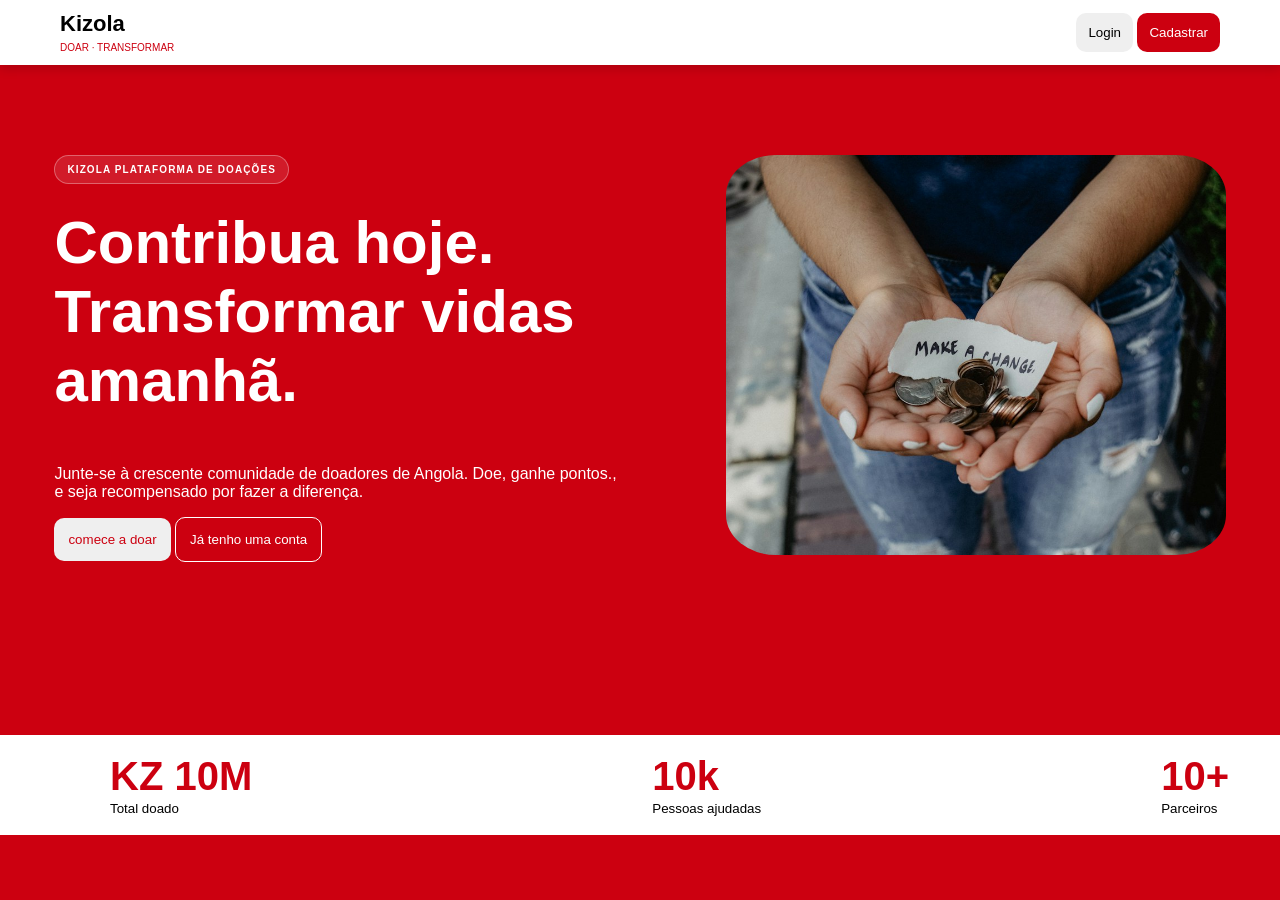
<file: Front-end/pages/index.html>
<!DOCTYPE html>
<html lang="en">
<head>
    <meta charset="UTF-8">
    <meta name="viewport" content="width=device-width, initial-scale=1.0">
    <link rel="stylesheet" href="../styles/index.css">
    <title>Kizola</title>
</head>
<body class="body">
    <nav>
    <div class="logo">
  
    <span ><strong class="name">Kizola</strong> <br> <small>DOAR · TRANSFORMAR</small></span>
  
    </div> 

    <div class="button-nav">
       <a href="./login.html"> <button class="login">Login</button></a>
       <a href="./cadastro.html"> <button class="cadastro">Cadastrar</button></a>
    </div>
    </nav>

    <section class="hero">
      <div class="hero-copy"><span class="eyebrow-pill"> KIZOLA PLATAFORMA DE DOAÇÕES</span>
        <h1>Contribua hoje.<br>Transformar vidas<br>amanhã.</h1>
        <p>Junte-se à crescente comunidade de doadores de Angola. Doe, ganhe pontos., <br> e seja recompensado por fazer a diferença.</p>
      <div class="button-two">

        <button class="b1">comece a doar</button>
        <button class="b2">Já tenho uma conta</button>

      </div>
      </div>

    <div class="img">
      <img src="../assets/image/hero-volunteers.jpg" alt="">
      
      
    </div>
    </section>

    <section class="hero-two">
     <div class="dados">
      <div class="one"><span><strong>KZ 10M  </strong> <br> <small>Total doado</small></span></div>
      <div class="one"><span><strong> 10k </strong> <br> <small>Pessoas ajudadas</small></span></div>
      <div class="one"><span><strong> 10+ </strong> <br> <small>Parceiros</small></span></div>
    
     </div>

    </section>

  
    
</body>
<script src=""></script>
</html>
</file>
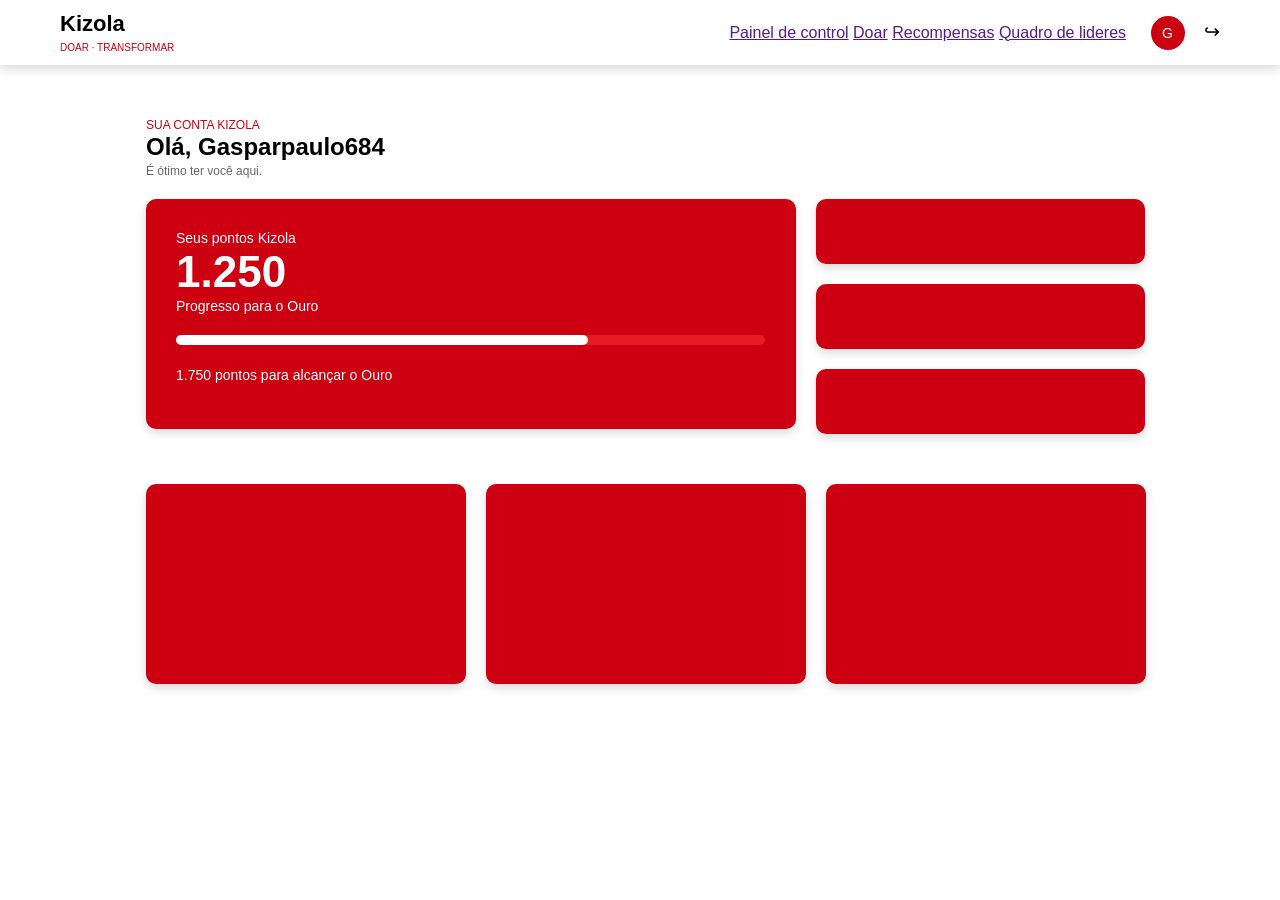
<file: Front-end/pages/dashboard.html>
<!DOCTYPE html>
<html lang="pt-BR">
<head>
    <meta charset="UTF-8">
    <meta name="viewport" content="width=device-width, initial-scale=1.0">
    <link rel="stylesheet" href="../styles/index.css">
    <link rel="stylesheet" href="../styles/dashboard.css">
    
    <title>Document</title>
</head>
<body>
    <nav>
    <div class="logo">
  
    <span ><strong class="name">Kizola</strong> <br> <small>DOAR · TRANSFORMAR</small></span>
  
    </div> 

    <div class="button-nav" class="nav-links">
       <a href="">Painel de control</a>
       <a href="">Doar</a>
       <a href="">Recompensas</a>
       <a href="">Quadro de lideres</a>
       <button class="link-perfil">G</button>
       <button href="" class="link-logout"> ↪</button>
       
    </div>
    </nav>
    <section>

        <div class="main">
            <div class="intro">
            <span>SUA CONTA KIZOLA</span>
            <h1>Olá, Gasparpaulo684</h1>
            <span class="subtitle">É ótimo ter você aqui.</span>

          <div class="home">
              <div class="card">
                <div class="two">
                    <span class="card-title">Seus pontos Kizola</span>
                <h1>1.250</h1>
                <span class="card-title-2">Progresso para o Ouro</span> 
                <br> 

                 <progress id="progresso" value="70" max="100">70%</progress>
                 <br>
                <span  class="card-title-3">1.750 pontos para alcançar o Ouro</span>
                </div>
                
            </div>

            <div class="cards-3">
                <div class="card-1"></div>
                <div class="card-1"></div>
                <div class="card-1"></div>
            </div>
              
           
          </div>
           <div class="acoes">
                <div class="doe"></div>
                 <div class="doe"></div>
                  <div class="doe"></div>
            </div>
        </div>

        </div>
    </section>

       
</body>
</html>
</file>
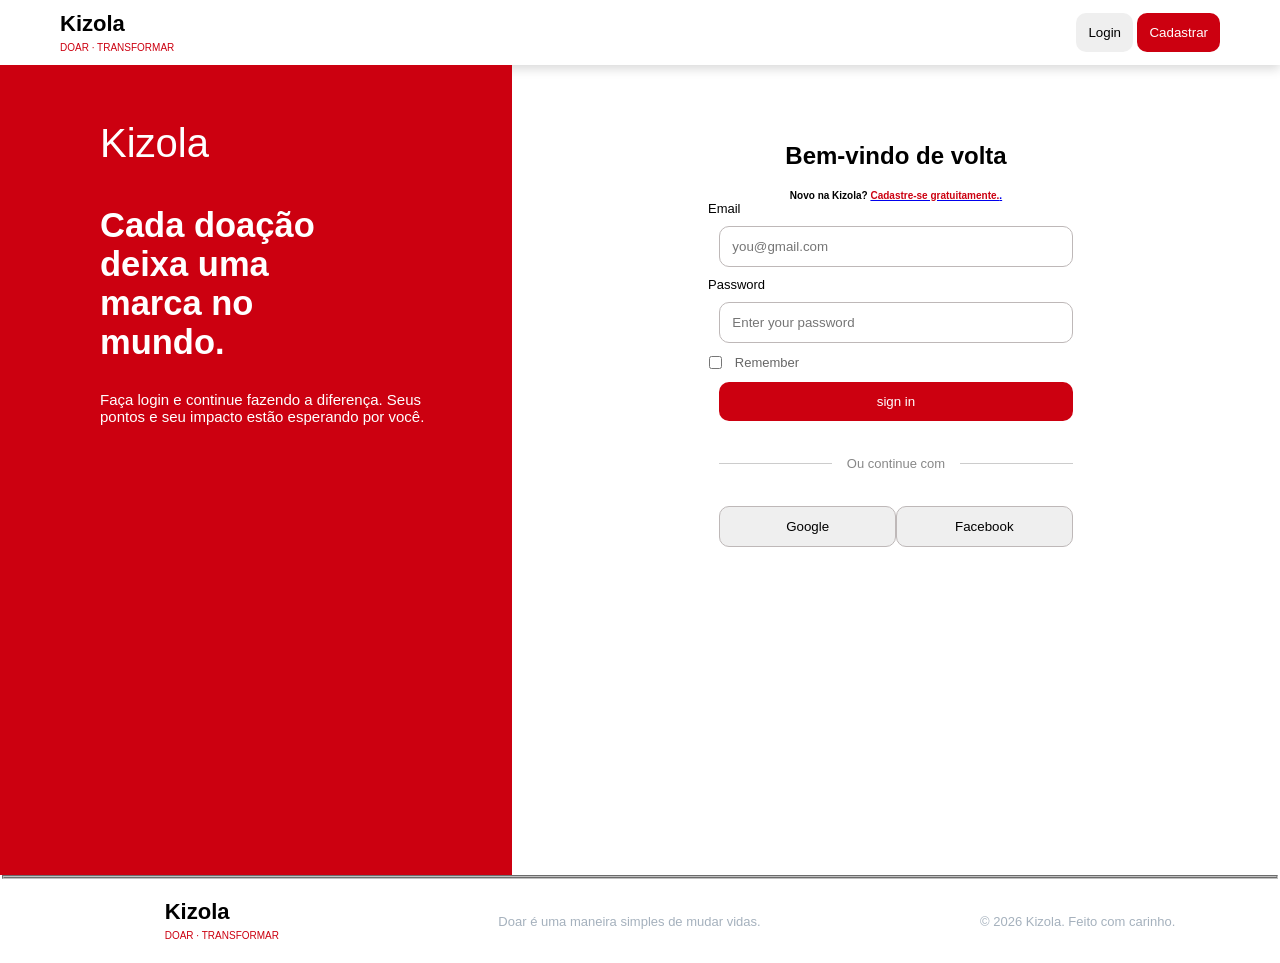
<file: Front-end/pages/login.html>
<!DOCTYPE html>
<html lang="en">
<head>
    <meta charset="UTF-8">
    <meta name="viewport" content="width=device-width, initial-scale=1.0">
    <link rel="stylesheet" href="../styles/login.css">
    <link rel="stylesheet" href="../styles/index.css">
    <title>Login</title>
</head>
<body>
     <nav>
    <div class="logo">
  
    <span ><strong class="name">Kizola</strong> <br> <small>DOAR · TRANSFORMAR</small></span>
  
    </div> 

    <div class="button-nav">
        <a href="./login.html"> <button class="login">Login</button></a>
       <a href="./cadastro.html"> <button class="cadastro">Cadastrar</button></a>
    </div>
    </nav>

    <section class="home">
       
         <div class="description">
            <div class="titulo">Kizola</div>

            <div class="text">
                <h1>
                    Cada doação  <br> deixa uma  <br> marca no   <br> mundo.
                </h1>
            </div>
            <div class="desen">
                <span>Faça login e continue fazendo a diferença. Seus <br> pontos e seu impacto estão esperando por você.</span>
            </div>
        </div>
       </div>
        <div class="card-login">
           <div class="car-login-2">

             <h1>Bem-vindo de volta</h1>
            <strong class="s-login">Novo na Kizola? <a href="./cadastro.html"><small class="sl-login">Cadastre-se gratuitamente.</small>.</a></strong>
            <form action="">
              <div class="label-new">  <label for="" id="label-1">Email</label></div>
                <input type="email" name="" id="" placeholder="you@gmail.com">
               <div class="label-new"> <label for="" id="label-2">Password</label></div>
                <input type="password" name="" id="" placeholder="Enter your password">
                  <label class="checkbox-label">
                    <input type="checkbox" name="terms" required>

                    <span>
                        Remember
                    </span>
                </label>
                <button type="submit" class="button-entrar">sign in</button>

               <div class="divider">
    <div class="line"></div>
    <span>Ou continue com</span>
    <div class="line"></div>
              </div>
                <div class="opcoes-login">
                    <button>Google</button>
                    <button>Facebook</button>
                </div>
            </form>
           </div>
        </div>

      
    </section>
    <fieldset></fieldset>
      <footer>
            <div class="logo-footer"><div class="logo">
  
    <span ><strong class="name">Kizola</strong> <br> <small>DOAR · TRANSFORMAR</small></span>
  
    </div> </div>
            <div class="frase-footer"><span>Doar é uma maneira simples de mudar vidas.</span></div>
            <div class="ano-footer"><span>© 2026 Kizola. Feito com carinho.</span></div>
        </footer>


    
</body>
</html>
</file>
<file: Front-end/styles/index.css>
* { 
  box-sizing: border-box; 
  font-family: 'DM Sans', Arial, sans-serif;
  margin-top: 0;
  padding: 0;
}
.body { 
  margin: 0; 
  min-width: 320px;
   min-height: 100vh;
  background-color: #cc0010;
 }

button { cursor: pointer; }

nav {
  width: 100%;
  background-color: #fff;
  display: flex;
  align-items: center;
  justify-content: space-between;
    height: 65px;
    
    box-shadow: 0 4px 10px rgba(0, 0, 0, 0.15);

}
nav .logo{
  margin-left: 60px;
  display: flex;
  align-items: center;
}
nav .logo .name {
  font-size: 22px;
}
nav .logo small {
  font-size: 10px;
  color: #cc0010;
}

nav .button-nav{
  margin-right: 60px;
  gap: 8px;
}

nav .button-nav .login{
  border: none;
  width: auto;
  padding: 12px ;
  border-radius: 10px;

}

nav .button-nav .cadastro{
  border: none;
  background-color:#cc0010;
  border-radius: 10px;
  color: #fff;
  width: auto;
  padding: 12px;
}

.eyebrow-pill { 
  display: inline-flex; align-items: center; gap: 8px; 
  padding: 8px 12px; margin-bottom: 24px;
   border: 1px solid #ffffff50; border-radius: 99px; 
   background: #ffffff1b; font-size: 10px; 
   font-weight: 700; letter-spacing: 1.1px; 
   color: #fff;
  }

  .hero {
    display: flex;
    margin-top: 90px;
    justify-content: space-around;
    height: 280px;
  }
  .hero .img img{
    width: 500px;
    height: 400px;
    border-radius: 10%;
  }

  .hero-copy h1,p{
    color: #fff;
  }
  .hero-copy h1{
    font-size: 60px;
  }
 .button-two  .b1{

  border: none;
  width: auto;
  padding: 14px ;
  border-radius: 10px;
  color:#cc0010;
 }
 .button-two  .b2{
 background-color: transparent;
  border: none;
  width: auto;
  padding: 14px ;
  border-radius: 10px;
  color: white;
  border: solid 1px white;
 }
 .hero-two{
  margin-top: 300px;
  background-color: #fff;
  height: 100px;
  display: flex;
  justify-content: center;
  align-items: center;
  justify-content: space-between;
 }
 .hero-two .dados {
  display: flex;
  justify-content: space-between;
  gap: 400px;
  margin-left: 110px;
    
     
 }
 .hero-two .dados .one span strong {
     color: #cc0010;   
 }
 strong{
  font-size: 40px;
  
 }
</file>
<file: Front-end/styles/dashboard.css>
*{
    margin: 0;
    padding: 0;
    box-sizing: border-box;
    font-family: 'DM Sans', Arial, sans-serif;
}
.a{
    text-decoration: none;
    color: #666666;
    font-size: 14px;
    margin-left: 30px;

}
.nav-links{
    gap: 4px;

}
a:hover{
    background-color: #e7dede;
    
    width: 230px;
    height: 230px;
    padding: 3px;
    border-radius: 10px 10px 10px 10px;
    transition: 0.2s;
    
}
.link-perfil{
      color: white;
    background-color: #cc0010;
    width: 34px;
    height: 34px;
    font-size: 14px;
    font-family: Arial, sans-serif;
    border-radius: 200px;
    border: none;
    margin-left: 20px;
}
.link-perfil:hover{
    color: black;
    background-color: #e7dede;
     transition: 0.2s;
}
.link-logout{
    border: none;
    font-size: 19px;
    background-color: white;
    margin-left: 15px;
    
}
.intro span{
    font-size: 12px;
    color: #cc0010;
    
}
.intro .subtitle{
    color: #666666; 
}

.main{
    display: flex;
    flex-direction: column;
    justify-content: center;
    margin-left: 146px;
    margin-top: 50px;
}
.card{
    width: 650px;
    height: 230px;
    color: #fff;
    background-color: #cc0010;
    border-radius: 10px 10px 10px 10px;
    box-shadow: 0 4px 10px rgba(0, 0, 0, 0.15);
    display: flex;
    flex-direction: column;
    margin-top: 20px;

}
 .card .card-title{
    color: #FFFFFF;
    font-size: 14px;
}
.card .card-title-2{
    color: #FFFFFF;
    font-size: 14px;
}
.card .card-title-3{
    color: #FFFFFF;
    font-size: 14px;
}
.two{
    margin-left: 30px;
    margin-top: 30px;
}
.two h1{
    font-size: 44px;
    color: #FFFFFF;
}
#progresso{
    width: 95%;
    height: 10px;
    background-color: #e7dede;
    color: #fff;
    border-radius: 100%;
    margin-top: 20px;
    margin-bottom: 20px;
}

  #progresso::-webkit-progress-bar {
    background-color: #E51C24;
    border-radius: 10px;
  }

  #progresso::-webkit-progress-value {
    background-color: #fff; 
    border-radius: 10px;
  }
 .home{
    display: flex;
    
 }
  .cards-3{
    display: flex;
    flex-direction: column;
    gap: 20px;
    margin-top: 20px;
  }
 .cards-3 .card-1{
    width: 329px;
    height: 65px;
    color: #fff;
    background-color: #cc0010;
    border-radius: 10px 10px 10px 10px;
    box-shadow: 0 4px 10px rgba(0, 0, 0, 0.15);
    margin-left: 20px;
     
 }
 .acoes {
     display: flex;
     margin-top: 50px;
     gap: 20px;
 }
 .acoes .doe{
    width: 320px;
    height: 200px;
    color: #fff;
    background-color: #cc0010;
    border-radius: 10px 10px 10px 10px;
    box-shadow: 0 4px 10px rgba(0, 0, 0, 0.15);
   
 }
</file>
<file: Front-end/styles/login.css>
* { 
  box-sizing: border-box; 
  font-family: 'DM Sans', Arial, sans-serif;
  margin-top: 0;
  padding: 0;
}
body { 
  margin: 0; 
 
 }

.home{
    display: flex;
}

.description{
    background-color: #cc0010;
    width: 40%;
    height: 90vh;
    display: flex;
    flex-direction: column;
    align-items: center;
    align-items: flex-start;
    text-align: left;
    
}
.titulo{
    font-size: 40px;
    color: white;
    margin-top: 11%;
    margin-left: 100px;
    margin-bottom: 40px;
    
}
.text{
     font-size: 23px;
    color: white;
    margin-left: 100px;
}
.desen{
    color: white;
        margin-left: 100px;
        font-size: 15px;
    
}
.card-login{
   
    width: 60%;
    height: 90vh;

}
.car-login-2{
    width: 100%;
    margin-top: 10%;
    display: flex;
    flex-direction: column;
    align-items: center;

}
form{
    display: flex;
    flex-direction: column;
    width: 100%;
    justify-content: center;
    align-items: center;
    gap: 10px;
}
form #checkbox{
     margin-right: 350px;
}

label{
    font-size: 13px;
    
}
form input,button{
    width: 46%;
    padding: 12px;
     border: solid 2px transparent;
    border-radius: 10px;
    cursor: pointer;

}
form input:focus{
    outline: none;
    border: solid 1px#cc0010;
}
form input{
 border: none;
 border: solid 1px rgb(190, 184, 184);
}
form .button-entrar{
    background-color:#cc0010;
    color: white;
    border: none;
}
.opcoes-login{
    display: flex;
    justify-content: center;
    align-items: center;
    justify-content: space-around;
    width: 46%;

}
.opcoes-login button{
    width: 180px;
    border: none;
 border: solid 1px rgb(190, 184, 184);

    
   
}
.s-login{
    font-size: 10px;
}
.sl-login{
    font-size: 10px;
    cursor: pointer;
    color: #cc0010;
}
.label-new{
    display: flex;
    justify-content: flex-start;
    width: 376px;
}

.checkbox-label {
    display: flex;
    align-items: flex-start;
    gap: 10px;
    font-size: 13px;
    color: #666666;
    line-height: 1.5;
    justify-content: space-evenly;
     margin-right: 288px;
     white-space: nowrap
}

.checkbox-label input {
    margin-top: 3px;
    accent-color:#cc0010;
}
.divider {
    display: flex;
    align-items: center;
    justify-content: center;
    gap: 15px;
    width: 46%;
    margin: 25px 0;
}

.divider .line {
    flex: 1;
    height: 1px;
    background-color: #ccc;
}

.divider span {
    font-size: 13px;
    color: #888;
    white-space: nowrap;
}
footer{
    display: flex;
    justify-content: center;
    align-items: center;
    justify-content: space-around;
    gap: 10px;
    margin-top: 20px;
    margin-bottom: 20px;
}
footer  .logo{
  margin-left: 60px;
  display: flex;
  align-items: center;
}
footer .logo .name {
  font-size: 22px;
}
footer .logo small {
  font-size: 10px;
  color: #cc0010;
}
.frase-footer span{
    color:#a5b1bd;
    font-size: 13px;
}
.ano-footer span{
     color:#a5b1bd;
    font-size: 13px;
}
</file>
